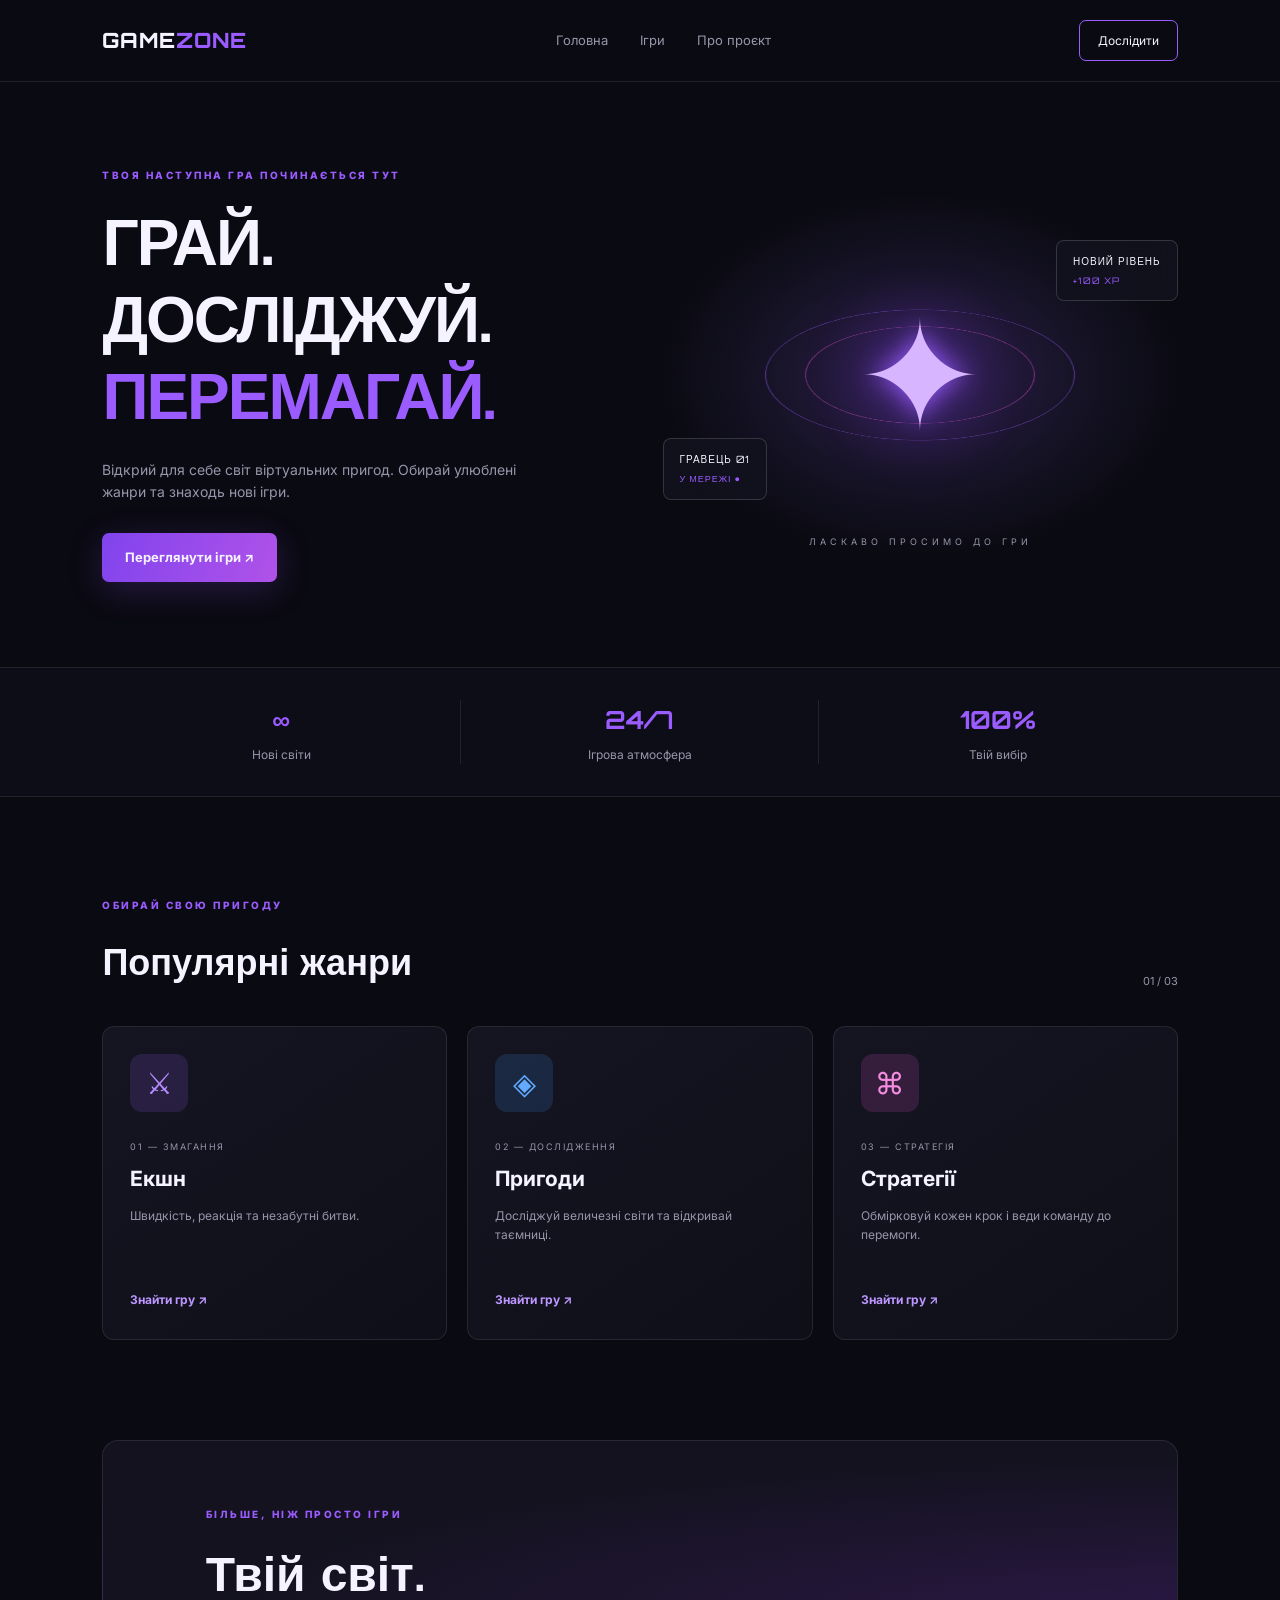
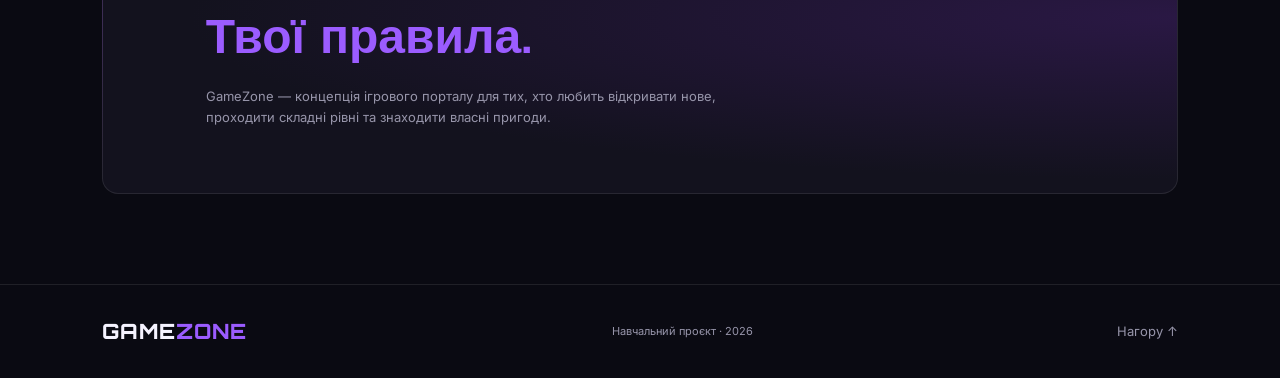
<file: index.html>
<!DOCTYPE html>
<html lang="uk">
<head>
    <meta charset="UTF-8">
    <meta name="viewport" content="width=device-width, initial-scale=1.0">
    <title>GameZone — світ ігор</title>
    <link rel="stylesheet" href="page.css">
</head>
<body>

    <header class="header">
        <a href="#" class="logo">GAME<span>ZONE</span></a>

        <nav class="navigation">
            <a href="#home">Головна</a>
            <a href="#games">Ігри</a>
            <a href="#about">Про проєкт</a>
        </nav>

        <a href="#games" class="header-button">Дослідити</a>
    </header>

    <main>
        <section class="hero" id="home">
            <div class="hero-content">
                <p class="eyebrow">ТВОЯ НАСТУПНА ГРА ПОЧИНАЄТЬСЯ ТУТ</p>

                <h1>ГРАЙ.<br>ДОСЛІДЖУЙ.<br><span>ПЕРЕМАГАЙ.</span></h1>

                <p class="hero-description">
                    Відкрий для себе світ віртуальних пригод.
                    Обирай улюблені жанри та знаходь нові ігри.
                </p>

                <a href="#games" class="main-button">Переглянути ігри ↗</a>
            </div>

            <div class="hero-art">
                <div class="orbit orbit-one"></div>
                <div class="orbit orbit-two"></div>
                <div class="game-symbol">✦</div>
                <div class="floating-card card-one">НОВИЙ РІВЕНЬ <span>+100 XP</span></div>
                <div class="floating-card card-two">ГРАВЕЦЬ 01 <span>У МЕРЕЖІ ●</span></div>
                <div class="art-caption">ЛАСКАВО ПРОСИМО ДО ГРИ</div>
            </div>
        </section>

        <section class="stats">
            <div class="stat">
                <strong>∞</strong>
                <span>Нові світи</span>
            </div>
            <div class="stat">
                <strong>24/7</strong>
                <span>Ігрова атмосфера</span>
            </div>
            <div class="stat">
                <strong>100%</strong>
                <span>Твій вибір</span>
            </div>
        </section>

        <section class="games-section" id="games">
            <div class="section-heading">
                <div>
                    <p class="eyebrow">ОБИРАЙ СВОЮ ПРИГОДУ</p>
                    <h2>Популярні жанри</h2>
                </div>
                <span class="section-number">01 / 03</span>
            </div>

            <div class="games-grid">
                <article class="game-card">
                    <div class="game-icon purple">⚔</div>
                    <p class="game-tag">01 — ЗМАГАННЯ</p>
                    <h3>Екшн</h3>
                    <p>Швидкість, реакція та незабутні битви.</p>
                    <a href="https://store.steampowered.com/" target="_blank" rel="noopener noreferrer">Знайти гру ↗</a>
                </article>

                <article class="game-card">
                    <div class="game-icon blue">◈</div>
                    <p class="game-tag">02 — ДОСЛІДЖЕННЯ</p>
                    <h3>Пригоди</h3>
                    <p>Досліджуй величезні світи та відкривай таємниці.</p>
                    <a href="https://store.steampowered.com/" target="_blank" rel="noopener noreferrer">Знайти гру ↗</a>
                </article>

                <article class="game-card">
                    <div class="game-icon pink">⌘</div>
                    <p class="game-tag">03 — СТРАТЕГІЯ</p>
                    <h3>Стратегії</h3>
                    <p>Обмірковуй кожен крок і веди команду до перемоги.</p>
                    <a href="https://store.steampowered.com/" target="_blank" rel="noopener noreferrer">Знайти гру ↗</a>
                </article>
            </div>
        </section>

        <section class="about-section" id="about">
            <p class="eyebrow">БІЛЬШЕ, НІЖ ПРОСТО ІГРИ</p>
            <h2>Твій світ.<br><span>Твої правила.</span></h2>
            <p>
                GameZone — концепція ігрового порталу для тих,
                хто любить відкривати нове, проходити складні рівні
                та знаходити власні пригоди.
            </p>
        </section>
    </main>

    <footer class="footer">
        <a href="#home" class="logo">GAME<span>ZONE</span></a>
        <p>Навчальний проєкт · 2026</p>
        <a href="#home">Нагору ↑</a>
    </footer>

</body>
</html>
</file>
<file: page.css>
@import url('https://fonts.googleapis.com/css2?family=Orbitron:wght@400;500;600;700;800&family=Inter:wght@400;500;600;700;800&display=swap');

:root {
    --background: #0a0a12;
    --surface: #12121f;
    --purple: #9b5cff;
    --pink: #f05bdb;
    --text: #f5f3ff;
    --muted: #9795aa;
    --border: rgba(255, 255, 255, 0.09);
}

* {
    margin: 0;
    padding: 0;
    box-sizing: border-box;
    scroll-behavior: smooth;
}

body {
    background: var(--background);
    color: var(--text);
    font-family: 'Inter', sans-serif;
    line-height: 1.6;
}

a {
    color: inherit;
    text-decoration: none;
}

.header {
    width: 100%;
    min-height: 82px;
    padding: 20px 8%;
    display: flex;
    align-items: center;
    justify-content: space-between;
    gap: 25px;
    border-bottom: 1px solid var(--border);
}

.logo {
    font-family: 'Orbitron', sans-serif;
    font-size: 21px;
    font-weight: 800;
    letter-spacing: 1px;
}

.logo span,
.hero h1 span,
.about-section h2 span {
    color: var(--purple);
}

.navigation {
    display: flex;
    gap: 32px;
}

.navigation a,
.footer > a:last-child {
    color: var(--muted);
    font-size: 13px;
    transition: color 0.25s;
}

.navigation a:hover,
.footer > a:last-child:hover {
    color: var(--purple);
}

.header-button {
    border: 1px solid var(--purple);
    padding: 10px 18px;
    border-radius: 7px;
    font-size: 12px;
    transition: background 0.25s;
}

.header-button:hover {
    background: var(--purple);
}

.hero {
    min-height: 570px;
    padding: 85px 8%;
    display: grid;
    grid-template-columns: 1fr 1fr;
    align-items: center;
    gap: 45px;
    overflow: hidden;
}

.eyebrow {
    color: var(--purple);
    font-size: 10px;
    font-weight: 800;
    letter-spacing: 2.5px;
    margin-bottom: 20px;
}

.hero h1 {
    font-family: 'Orbitron', sans-serif;
    font-size: clamp(38px, 5vw, 65px);
    line-height: 1.2;
    letter-spacing: -2px;
}

.hero-description {
    max-width: 420px;
    margin: 25px 0 30px;
    color: var(--muted);
    font-size: 14px;
}

.main-button {
    display: inline-block;
    padding: 14px 23px;
    border-radius: 7px;
    background: linear-gradient(110deg, #8144ed, #b052e9);
    font-size: 13px;
    font-weight: 700;
    box-shadow: 0 8px 35px rgba(155, 92, 255, 0.2);
    transition: transform 0.25s, box-shadow 0.25s;
}

.main-button:hover {
    transform: translateY(-3px);
    box-shadow: 0 10px 40px rgba(155, 92, 255, 0.4);
}

.hero-art {
    min-height: 360px;
    position: relative;
    display: flex;
    align-items: center;
    justify-content: center;
    background: radial-gradient(ellipse, #302052 0%, #161326 43%, transparent 72%);
}

.orbit {
    position: absolute;
    width: 260px;
    height: 260px;
    border: 1px solid rgba(155, 92, 255, 0.5);
    border-radius: 50%;
    transform: rotateX(65deg) rotate(-25deg);
}

.orbit-one {
    width: 310px;
    height: 310px;
    animation: rotate 18s linear infinite;
}

.orbit-two {
    width: 230px;
    height: 230px;
    border-color: rgba(240, 91, 219, 0.5);
    transform: rotateX(65deg) rotate(35deg);
    animation: rotate 14s linear infinite reverse;
}

.game-symbol {
    font-size: 150px;
    line-height: 1;
    color: #d8b5ff;
    text-shadow: 0 0 25px #9b5cff, 0 0 75px #813cf0;
    animation: float 4s ease-in-out infinite;
}

.floating-card {
    position: absolute;
    padding: 12px 16px;
    border: 1px solid rgba(255, 255, 255, 0.15);
    background: rgba(18, 18, 31, 0.9);
    backdrop-filter: blur(12px);
    border-radius: 8px;
    font-family: 'Orbitron', sans-serif;
    font-size: 10px;
    letter-spacing: 1px;
}

.floating-card span {
    display: block;
    margin-top: 5px;
    color: var(--purple);
    font-size: 9px;
}

.card-one {
    top: 45px;
    right: 0;
}

.card-two {
    bottom: 55px;
    left: 0;
}

.art-caption {
    position: absolute;
    bottom: 5px;
    font-size: 9px;
    letter-spacing: 4px;
    color: var(--muted);
}

.stats {
    display: grid;
    grid-template-columns: repeat(3, 1fr);
    padding: 32px 8%;
    border-top: 1px solid var(--border);
    border-bottom: 1px solid var(--border);
    background: #0d0d17;
}

.stat {
    display: flex;
    flex-direction: column;
    align-items: center;
    gap: 5px;
    border-right: 1px solid var(--border);
}

.stat:last-child {
    border-right: none;
}

.stat strong {
    font-family: 'Orbitron', sans-serif;
    font-size: 25px;
    color: var(--purple);
}

.stat span {
    color: var(--muted);
    font-size: 12px;
}

.games-section {
    padding: 100px 8%;
}

.section-heading {
    display: flex;
    justify-content: space-between;
    align-items: end;
    margin-bottom: 35px;
}

.section-heading h2 {
    font-family: 'Orbitron', sans-serif;
    font-size: clamp(25px, 3vw, 36px);
}

.section-number {
    color: var(--muted);
    font-size: 11px;
}

.games-grid {
    display: grid;
    grid-template-columns: repeat(3, 1fr);
    gap: 20px;
}

.game-card {
    padding: 27px;
    border: 1px solid var(--border);
    background: linear-gradient(145deg, #151522, #0f0f19);
    border-radius: 12px;
    transition: transform 0.3s, border-color 0.3s;
}

.game-card:hover {
    transform: translateY(-7px);
    border-color: var(--purple);
}

.game-icon {
    width: 58px;
    height: 58px;
    display: flex;
    align-items: center;
    justify-content: center;
    border-radius: 12px;
    font-size: 30px;
    margin-bottom: 28px;
}

.purple {
    background: rgba(155, 92, 255, 0.15);
    color: #b78bff;
}

.blue {
    background: rgba(63, 151, 255, 0.15);
    color: #62aaff;
}

.pink {
    background: rgba(240, 91, 219, 0.15);
    color: #f38bdf;
}

.game-tag {
    color: var(--muted);
    font-size: 9px;
    letter-spacing: 1.5px;
    margin-bottom: 8px;
}

.game-card h3 {
    font-size: 21px;
    margin-bottom: 10px;
}

.game-card > p:not(.game-tag) {
    color: var(--muted);
    font-size: 12px;
    min-height: 60px;
    margin-bottom: 20px;
}

.game-card > a {
    color: #bd96ff;
    font-size: 12px;
    font-weight: 700;
}

.about-section {
    margin: 0 8% 90px;
    padding: 65px 8%;
    border: 1px solid var(--border);
    border-radius: 16px;
    background: radial-gradient(ellipse at right, #2a1844, #13121e 65%);
}

.about-section h2 {
    font-family: 'Orbitron', sans-serif;
    font-size: clamp(30px, 4vw, 48px);
    line-height: 1.3;
    margin-bottom: 20px;
}

.about-section > p:last-child {
    max-width: 530px;
    color: var(--muted);
    font-size: 13px;
}

.footer {
    padding: 30px 8%;
    display: flex;
    justify-content: space-between;
    align-items: center;
    gap: 20px;
    border-top: 1px solid var(--border);
}

.footer p {
    color: var(--muted);
    font-size: 11px;
}

@keyframes float {
    0%, 100% {
        transform: translateY(0);
    }
    50% {
        transform: translateY(-15px);
    }
}

@keyframes rotate {
    from {
        rotate: 0deg;
    }
    to {
        rotate: 360deg;
    }
}

@media (max-width: 800px) {
    .header {
        padding: 20px 5%;
        flex-wrap: wrap;
    }

    .navigation {
        gap: 15px;
    }

    .hero {
        grid-template-columns: 1fr;
        padding: 65px 6%;
        gap: 20px;
    }

    .hero-art {
        min-height: 320px;
    }

    .games-section {
        padding: 70px 6%;
    }

    .games-grid {
        grid-template-columns: 1fr;
    }

    .game-card > p:not(.game-tag) {
        min-height: auto;
    }

    .about-section {
        margin: 0 6% 65px;
        padding: 40px 7%;
    }
}

@media (max-width: 480px) {
    .header {
        justify-content: center;
    }

    .navigation {
        width: 100%;
        justify-content: center;
        order: 3;
    }

    .header-button {
        padding: 8px 12px;
    }

    .hero h1 {
        font-size: 39px;
    }

    .stats {
        padding: 25px 3%;
    }

    .stat strong {
        font-size: 19px;
    }

    .stat span {
        font-size: 10px;
        text-align: center;
    }

    .section-heading {
        align-items: start;
    }

    .section-number {
        display: none;
    }

    .footer {
        flex-wrap: wrap;
        justify-content: center;
    }
}
</file>
